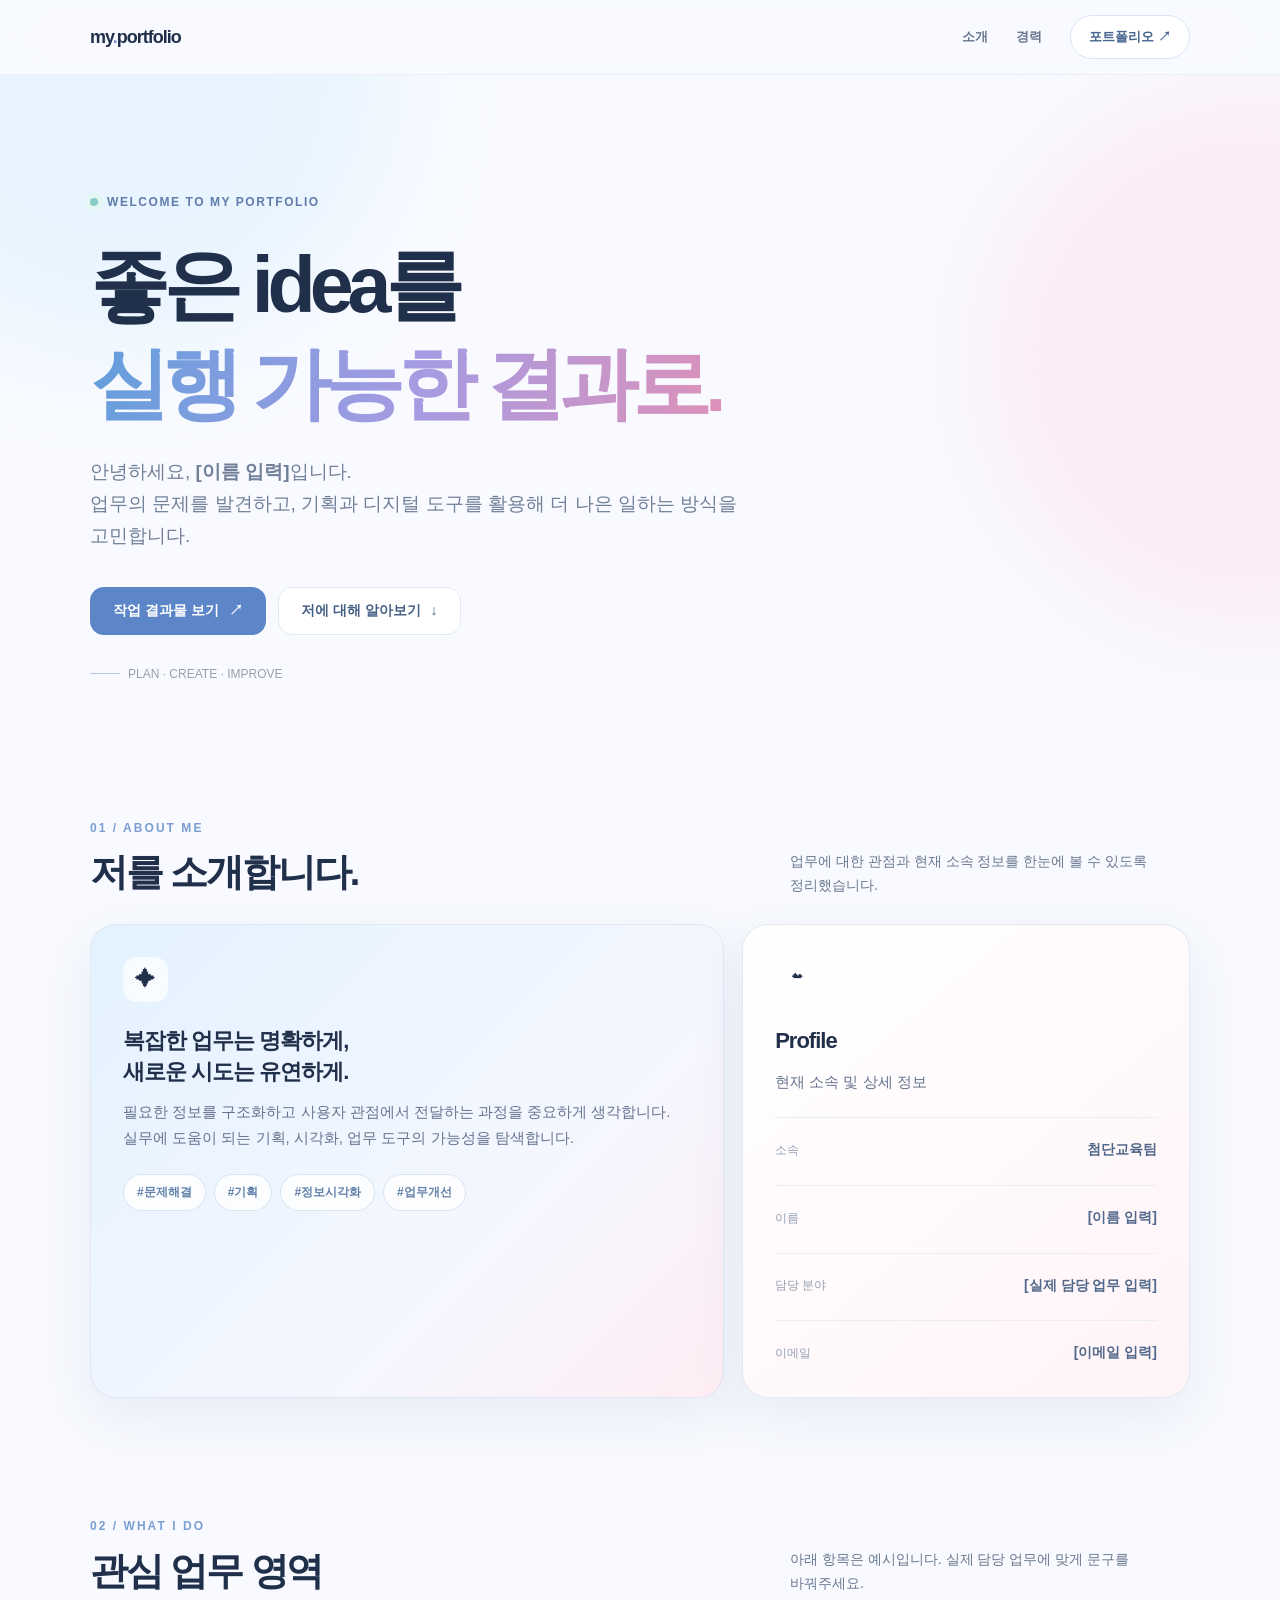
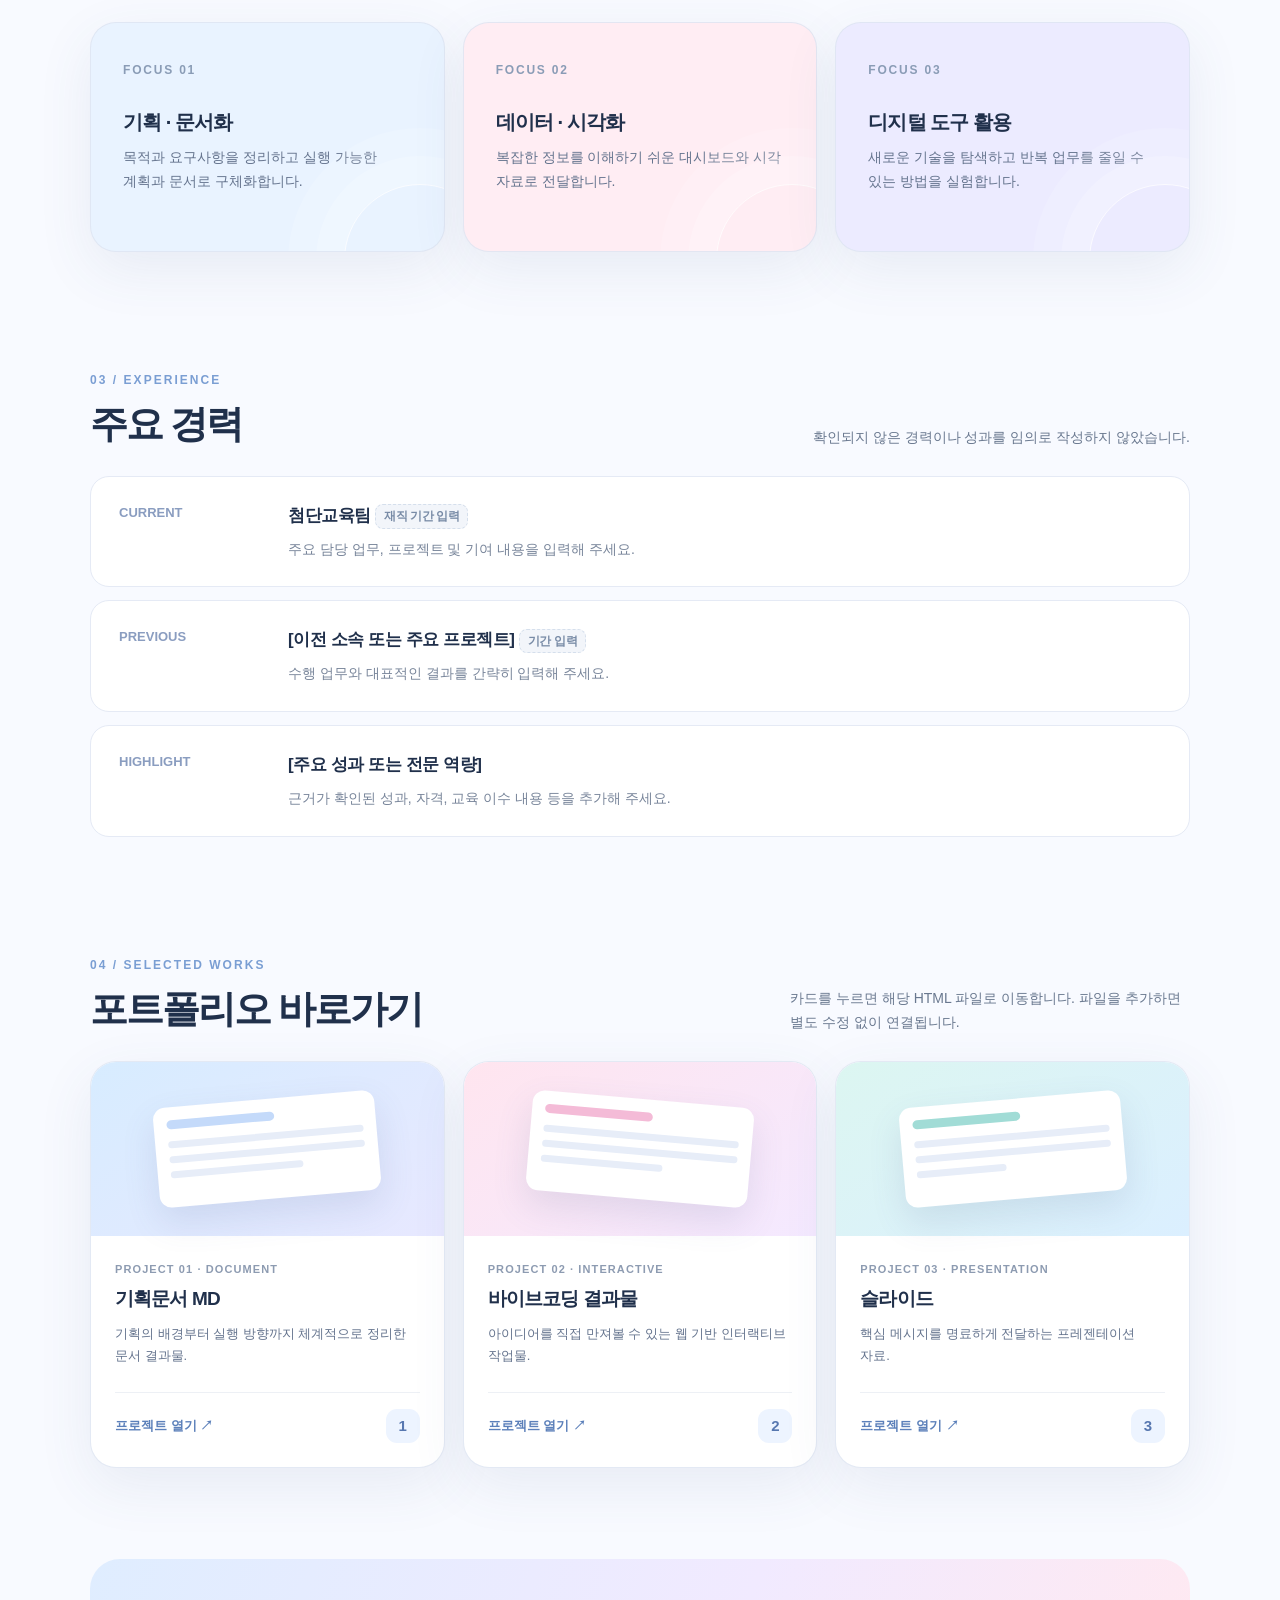
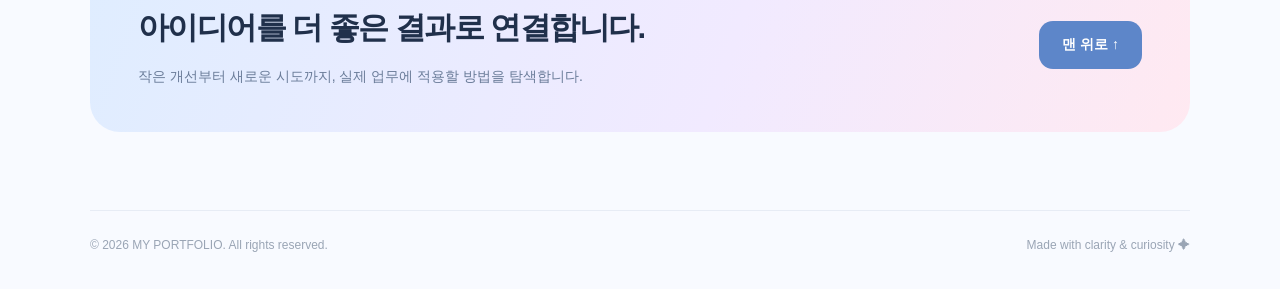
<file: index.html>
<!DOCTYPE html>
<html lang="ko">
<head>
  <meta charset="UTF-8" />
  <meta name="viewport" content="width=device-width, initial-scale=1.0" />
  <meta name="theme-color" content="#f6f8ff" />
  <meta name="description" content="기획과 디지털 도구를 연결하는 업무 포트폴리오" />
  <title>Portfolio | Work, Ideas & Impact</title>
  <style>
    :root{--ink:#20304b;--muted:#69788f;--blue:#dbeeff;--pink:#ffe3ed;--lav:#ebe7ff;--mint:#dcf8ef;--bg:#f8faff;--line:#e5eaf5;--shadow:0 18px 56px rgba(69,91,136,.09);--radius:26px}
    *{box-sizing:border-box}html{scroll-behavior:smooth}body{margin:0;background:var(--bg);color:var(--ink);font-family:Pretendard,'Noto Sans KR',-apple-system,BlinkMacSystemFont,'Segoe UI',sans-serif;line-height:1.7;word-break:keep-all}a{text-decoration:none;color:inherit}button{font:inherit}::selection{background:#ffd9e9;color:#253b59}
    .glow{position:absolute;inset:0;z-index:-1;overflow:hidden;pointer-events:none}.glow:before,.glow:after{content:"";position:absolute;width:550px;height:550px;border-radius:50%;filter:blur(48px);opacity:.55}.glow:before{background:#dcf0ff;top:-280px;left:-160px}.glow:after{background:#ffe1ee;top:10px;right:-250px}
    .wrap{width:min(1100px,calc(100% - 48px));margin:0 auto}.header{position:sticky;top:0;z-index:20;background:rgba(248,250,255,.77);border-bottom:1px solid rgba(229,234,245,.7);backdrop-filter:blur(18px);-webkit-backdrop-filter:blur(18px)}.nav{height:74px;display:flex;align-items:center;justify-content:space-between;gap:20px}.brand{font-size:18px;font-weight:850;letter-spacing:-.055em}.brand span{color:#8b8bdc}.navlinks{display:flex;align-items:center;gap:28px}.navlinks a{font-size:13px;font-weight:700;color:#66758e;transition:color .2s}.navlinks a:hover,.navlinks a:focus-visible{color:#527ccc}.nav-cta{padding:10px 18px!important;border:1px solid #d9e4f6;border-radius:999px;background:white;color:#45648e!important}
    .hero{position:relative;padding:112px 0 92px}.eyebrow{display:inline-flex;align-items:center;gap:9px;font-size:12px;font-weight:850;letter-spacing:.13em;color:#607caa}.dot{height:8px;width:8px;border-radius:50%;background:#8acbc6;box-shadow:0 0 0 5px #e4f7f3}.hero h1{font-size:clamp(42px,6.6vw,79px);letter-spacing:-.077em;line-height:1.25;margin:22px 0 22px;font-weight:850}.hero h1 .gradient{background:linear-gradient(105deg,#699edd 5%,#a69be2 52%,#de91b9);background-clip:text;-webkit-background-clip:text;color:transparent}.hero p{color:#718098;font-size:clamp(15px,2vw,19px);max-width:670px;margin:0}.hero-actions{margin-top:34px;display:flex;flex-wrap:wrap;gap:12px}.btn{display:inline-flex;align-items:center;justify-content:center;gap:10px;min-height:48px;padding:0 22px;border-radius:14px;font-weight:800;font-size:14px;transition:transform .18s,box-shadow .18s,background .18s;border:1px solid transparent;cursor:pointer}.btn:hover{transform:translateY(-3px);box-shadow:0 10px 25px rgba(54,84,141,.13)}.btn:active,.project-link:active{transform:scale(.97)}.btn-primary{background:#5d86c9;color:#fff}.btn-light{background:white;border-color:#e3e9f3;color:#476184}.hero-note{display:inline-flex;align-items:center;gap:8px;margin-top:29px;color:#96a0b0;font-size:12px}.hero-note .line{width:30px;height:1px;background:#b4c4dc}
    .section{padding:42px 0 76px}.section-head{display:flex;justify-content:space-between;gap:20px;align-items:end;margin-bottom:26px}.kicker{font-size:12px;letter-spacing:.17em;color:#7a9ed3;font-weight:850}.section h2{font-size:clamp(27px,4vw,38px);line-height:1.3;letter-spacing:-.055em;margin:10px 0 0}.section-intro{font-size:14px;color:var(--muted);max-width:400px;margin:0}.grid{display:grid;grid-template-columns:repeat(12,1fr);gap:18px}.card{border:1px solid rgba(223,230,242,.85);background:#fff;border-radius:var(--radius);padding:32px;box-shadow:var(--shadow)}.about-main{grid-column:span 7;background:linear-gradient(135deg,#e3f2ff,#f5f7ff 64%,#ffedf4)}.about-side{grid-column:span 5;background:linear-gradient(140deg,#fff,#fff4f8)}.iconbox{width:45px;height:45px;border-radius:14px;display:grid;place-items:center;background:rgba(255,255,255,.75);font-size:21px}.card h3{font-size:22px;letter-spacing:-.045em;line-height:1.4;margin:24px 0 12px}.card p{font-size:15px;color:#65748e;margin:0}.taglist{display:flex;flex-wrap:wrap;gap:8px;margin-top:24px}.tag{font-size:12px;font-weight:750;border-radius:100px;background:rgba(255,255,255,.8);padding:7px 13px;color:#6483aa;border:1px solid rgba(204,220,240,.7)}.info-pair{margin-top:23px;padding-top:20px;border-top:1px solid #ebedf4;display:flex;align-items:center;justify-content:space-between;gap:12px}.info-pair small{font-size:12px;color:#93a0b2}.info-pair strong{font-size:14px;color:#52688b;text-align:right}
    .work-card{grid-column:span 4;min-height:230px;position:relative;overflow:hidden}.work-card:nth-child(1){background:#e9f3ff}.work-card:nth-child(2){background:#ffedf3}.work-card:nth-child(3){background:#ecebff}.work-card .num{font-size:12px;letter-spacing:.15em;color:#8a9cb6;font-weight:850}.work-card h3{font-size:20px;margin:26px 0 10px}.work-card p{font-size:14px}.work-card:after{content:"";position:absolute;width:150px;height:150px;border:1px solid rgba(255,255,255,.8);border-radius:50%;right:-52px;bottom:-85px;box-shadow:0 0 0 28px rgba(255,255,255,.17),0 0 0 56px rgba(255,255,255,.12)}
    .timeline{display:grid;gap:13px}.timeline-item{display:grid;grid-template-columns:145px 1fr;gap:24px;align-items:start;padding:25px 28px;border:1px solid var(--line);border-radius:19px;background:white}.time{font-size:13px;font-weight:850;color:#8a9dc0}.timeline-item h3{font-size:17px;letter-spacing:-.025em;margin:0 0 7px}.timeline-item p{margin:0;color:#78859a;font-size:14px}.placeholder{display:inline-block;background:#f2f5fa;border:1px dashed #d5dfec;border-radius:8px;padding:1px 8px;color:#788ba6;font-size:12px;vertical-align:middle}
    .project{grid-column:span 4;padding:0;overflow:hidden;display:flex;flex-direction:column;transition:transform .2s,box-shadow .2s}.project:hover{transform:translateY(-7px);box-shadow:0 22px 54px rgba(68,85,125,.15)}.project-art{height:174px;display:flex;justify-content:center;align-items:center;position:relative}.project:nth-child(1) .project-art{background:linear-gradient(145deg,#d7ecff,#e7e8ff)}.project:nth-child(2) .project-art{background:linear-gradient(145deg,#ffe5ef,#f4e9ff)}.project:nth-child(3) .project-art{background:linear-gradient(145deg,#dcf6f1,#dbefff)}.mock{width:63%;height:100px;border-radius:12px;background:#fff;box-shadow:0 15px 35px rgba(84,100,151,.14);padding:13px;transform:rotate(-5deg)}.mock>div{height:9px;width:55%;background:#c4dafa;border-radius:5px;margin-bottom:12px}.mock span{display:block;height:7px;border-radius:4px;background:#e7edf8;margin:8px 0}.project:nth-child(2) .mock{transform:rotate(5deg)}.project:nth-child(2) .mock>div{background:#f4bbd7}.project:nth-child(3) .mock>div{background:#a1dcd6}.project-body{padding:24px;flex:1;display:flex;flex-direction:column}.project-label{font-size:11px;letter-spacing:.1em;color:#8d9bb1;font-weight:900}.project h3{font-size:19px;margin:8px 0 10px}.project p{font-size:13px;flex:1}.project-link{display:flex;justify-content:space-between;align-items:center;margin-top:25px;padding-top:16px;border-top:1px solid #edf0f5;font-size:13px;font-weight:800;color:#5c80ba}.number{width:34px;height:34px;display:grid;place-items:center;border-radius:11px;color:#5777b0;background:#edf4ff;font-size:15px}
    .closing{margin:15px 0 78px;padding:43px 48px;background:linear-gradient(110deg,#dfedff 0%,#f1eaff 58%,#ffe9f1 100%);border-radius:30px;display:flex;align-items:center;justify-content:space-between;gap:22px}.closing h2{font-size:clamp(23px,3vw,31px);letter-spacing:-.05em;margin:0 0 10px}.closing p{margin:0;font-size:14px;color:#6a7c99}.footer{padding:24px 0 34px;border-top:1px solid #e7ecf5;display:flex;justify-content:space-between;gap:15px;flex-wrap:wrap;font-size:12px;color:#9aa5b5}.reveal{opacity:0;transform:translateY(16px);transition:opacity .55s ease,transform .55s ease}.reveal.show{opacity:1;transform:translateY(0)}:focus-visible{outline:3px solid #9abefa;outline-offset:4px}
    @media(max-width:760px){.wrap{width:min(100% - 32px,1100px)}.nav{height:65px}.navlinks{gap:14px}.navlinks a{font-size:12px}.navlinks a:nth-child(2){display:none}.nav-cta{padding:8px 12px!important}.hero{padding:84px 0 60px}.hero h1{font-size:clamp(40px,10.5vw,66px)}.section{padding:32px 0 56px}.section-head{display:block}.section-intro{margin-top:13px}.about-main,.about-side{grid-column:span 12}.work-card,.project{grid-column:span 12}.work-card{min-height:190px}.card{padding:25px}.project{padding:0}.timeline-item{grid-template-columns:1fr;gap:8px;padding:22px}.closing{padding:30px 26px;display:block}.closing .btn{margin-top:22px}.footer{font-size:11px}}
    @media(prefers-reduced-motion:reduce){html{scroll-behavior:auto}*,*:before,*:after{transition:none!important;animation:none!important}.reveal{opacity:1;transform:none}}
  </style>
</head>
<body>
  <!-- 수정 안내: [이름 입력], [기간 입력] 등 표시된 부분은 본인 정보로 교체하세요. -->
  <header class="header"><div class="wrap nav"><a href="#top" class="brand" aria-label="맨 위로 이동">my<span>.</span>portfolio</a><nav class="navlinks" aria-label="주 메뉴"><a href="#about">소개</a><a href="#experience">경력</a><a href="#projects" class="nav-cta">포트폴리오 ↗</a></nav></div></header>
  <main id="top">
    <section class="hero"><div class="glow" aria-hidden="true"></div><div class="wrap"><div class="eyebrow"><span class="dot"></span> WELCOME TO MY PORTFOLIO</div><h1>좋은 idea를<br><span class="gradient">실행 가능한 결과로.</span></h1><p>안녕하세요, <strong>[이름 입력]</strong>입니다.<br>업무의 문제를 발견하고, 기획과 디지털 도구를 활용해 더 나은 일하는 방식을 고민합니다.</p><div class="hero-actions"><a class="btn btn-primary" href="#projects">작업 결과물 보기 <span aria-hidden="true">↗</span></a><a class="btn btn-light" href="#about">저에 대해 알아보기 <span aria-hidden="true">↓</span></a></div><div class="hero-note"><span class="line"></span> PLAN · CREATE · IMPROVE</div></div></section>
    <section class="section" id="about"><div class="wrap"><div class="section-head reveal"><div><div class="kicker">01 / ABOUT ME</div><h2>저를 소개합니다.</h2></div><p class="section-intro">업무에 대한 관점과 현재 소속 정보를 한눈에 볼 수 있도록 정리했습니다.</p></div><div class="grid"><article class="card about-main reveal"><div class="iconbox" aria-hidden="true">✦</div><h3>복잡한 업무는 명확하게,<br>새로운 시도는 유연하게.</h3><p>필요한 정보를 구조화하고 사용자 관점에서 전달하는 과정을 중요하게 생각합니다. 실무에 도움이 되는 기획, 시각화, 업무 도구의 가능성을 탐색합니다.</p><div class="taglist"><span class="tag">#문제해결</span><span class="tag">#기획</span><span class="tag">#정보시각화</span><span class="tag">#업무개선</span></div></article><article class="card about-side reveal"><div class="iconbox" aria-hidden="true">☁</div><h3>Profile</h3><p>현재 소속 및 상세 정보</p><div class="info-pair"><small>소속</small><strong>첨단교육팀</strong></div><div class="info-pair"><small>이름</small><strong>[이름 입력]</strong></div><div class="info-pair"><small>담당 분야</small><strong>[실제 담당 업무 입력]</strong></div><div class="info-pair"><small>이메일</small><strong>[이메일 입력]</strong></div></article></div></div></section>
    <section class="section" id="work"><div class="wrap"><div class="section-head reveal"><div><div class="kicker">02 / WHAT I DO</div><h2>관심 업무 영역</h2></div><p class="section-intro">아래 항목은 예시입니다. 실제 담당 업무에 맞게 문구를 바꿔주세요.</p></div><div class="grid"><article class="card work-card reveal"><span class="num">FOCUS 01</span><h3>기획 · 문서화</h3><p>목적과 요구사항을 정리하고 실행 가능한 계획과 문서로 구체화합니다.</p></article><article class="card work-card reveal"><span class="num">FOCUS 02</span><h3>데이터 · 시각화</h3><p>복잡한 정보를 이해하기 쉬운 대시보드와 시각 자료로 전달합니다.</p></article><article class="card work-card reveal"><span class="num">FOCUS 03</span><h3>디지털 도구 활용</h3><p>새로운 기술을 탐색하고 반복 업무를 줄일 수 있는 방법을 실험합니다.</p></article></div></div></section>
    <section class="section" id="experience"><div class="wrap"><div class="section-head reveal"><div><div class="kicker">03 / EXPERIENCE</div><h2>주요 경력</h2></div><p class="section-intro">확인되지 않은 경력이나 성과를 임의로 작성하지 않았습니다.</p></div><div class="timeline"><article class="timeline-item reveal"><div class="time">CURRENT</div><div><h3>첨단교육팀 <span class="placeholder">재직 기간 입력</span></h3><p>주요 담당 업무, 프로젝트 및 기여 내용을 입력해 주세요.</p></div></article><article class="timeline-item reveal"><div class="time">PREVIOUS</div><div><h3>[이전 소속 또는 주요 프로젝트] <span class="placeholder">기간 입력</span></h3><p>수행 업무와 대표적인 결과를 간략히 입력해 주세요.</p></div></article><article class="timeline-item reveal"><div class="time">HIGHLIGHT</div><div><h3>[주요 성과 또는 전문 역량]</h3><p>근거가 확인된 성과, 자격, 교육 이수 내용 등을 추가해 주세요.</p></div></article></div></div></section>
    <section class="section" id="projects"><div class="wrap"><div class="section-head reveal"><div><div class="kicker">04 / SELECTED WORKS</div><h2>포트폴리오 바로가기</h2></div><p class="section-intro">카드를 누르면 해당 HTML 파일로 이동합니다. 파일을 추가하면 별도 수정 없이 연결됩니다.</p></div><div class="grid"><a class="card project reveal" href="1.html" aria-label="1번 기획문서 MD 페이지 열기"><div class="project-art"><div class="mock" aria-hidden="true"><div></div><span></span><span></span><span style="width:68%"></span></div></div><div class="project-body"><span class="project-label">PROJECT 01 · DOCUMENT</span><h3>기획문서 MD</h3><p>기획의 배경부터 실행 방향까지 체계적으로 정리한 문서 결과물.</p><div class="project-link"><span>프로젝트 열기 ↗</span><span class="number">1</span></div></div></a><a class="card project reveal" href="2.html" aria-label="2번 바이브코딩 결과물 페이지 열기"><div class="project-art"><div class="mock" aria-hidden="true"><div></div><span></span><span></span><span style="width:62%"></span></div></div><div class="project-body"><span class="project-label">PROJECT 02 · INTERACTIVE</span><h3>바이브코딩 결과물</h3><p>아이디어를 직접 만져볼 수 있는 웹 기반 인터랙티브 작업물.</p><div class="project-link"><span>프로젝트 열기 ↗</span><span class="number">2</span></div></div></a><a class="card project reveal" href="3.html" aria-label="3번 슬라이드 페이지 열기"><div class="project-art"><div class="mock" aria-hidden="true"><div></div><span></span><span></span><span style="width:46%"></span></div></div><div class="project-body"><span class="project-label">PROJECT 03 · PRESENTATION</span><h3>슬라이드</h3><p>핵심 메시지를 명료하게 전달하는 프레젠테이션 자료.</p><div class="project-link"><span>프로젝트 열기 ↗</span><span class="number">3</span></div></div></a></div></div></section>
    <div class="wrap"><section class="closing reveal"><div><h2>아이디어를 더 좋은 결과로 연결합니다.</h2><p>작은 개선부터 새로운 시도까지, 실제 업무에 적용할 방법을 탐색합니다.</p></div><a class="btn btn-primary" href="#top">맨 위로 ↑</a></section></div>
  </main>
  <footer class="wrap footer"><span>© <span id="year">2026</span> MY PORTFOLIO. All rights reserved.</span><span>Made with clarity & curiosity ✦</span></footer>
  <script>
    document.getElementById('year').textContent = new Date().getFullYear();
    const items = document.querySelectorAll('.reveal');
    if ('IntersectionObserver' in window) {
      const observer = new IntersectionObserver(entries => entries.forEach(entry => { if(entry.isIntersecting){ entry.target.classList.add('show'); observer.unobserve(entry.target); } }), {threshold:.09});
      items.forEach(el => observer.observe(el));
    } else items.forEach(el => el.classList.add('show'));
  </script>
</body>
</html>
</file>
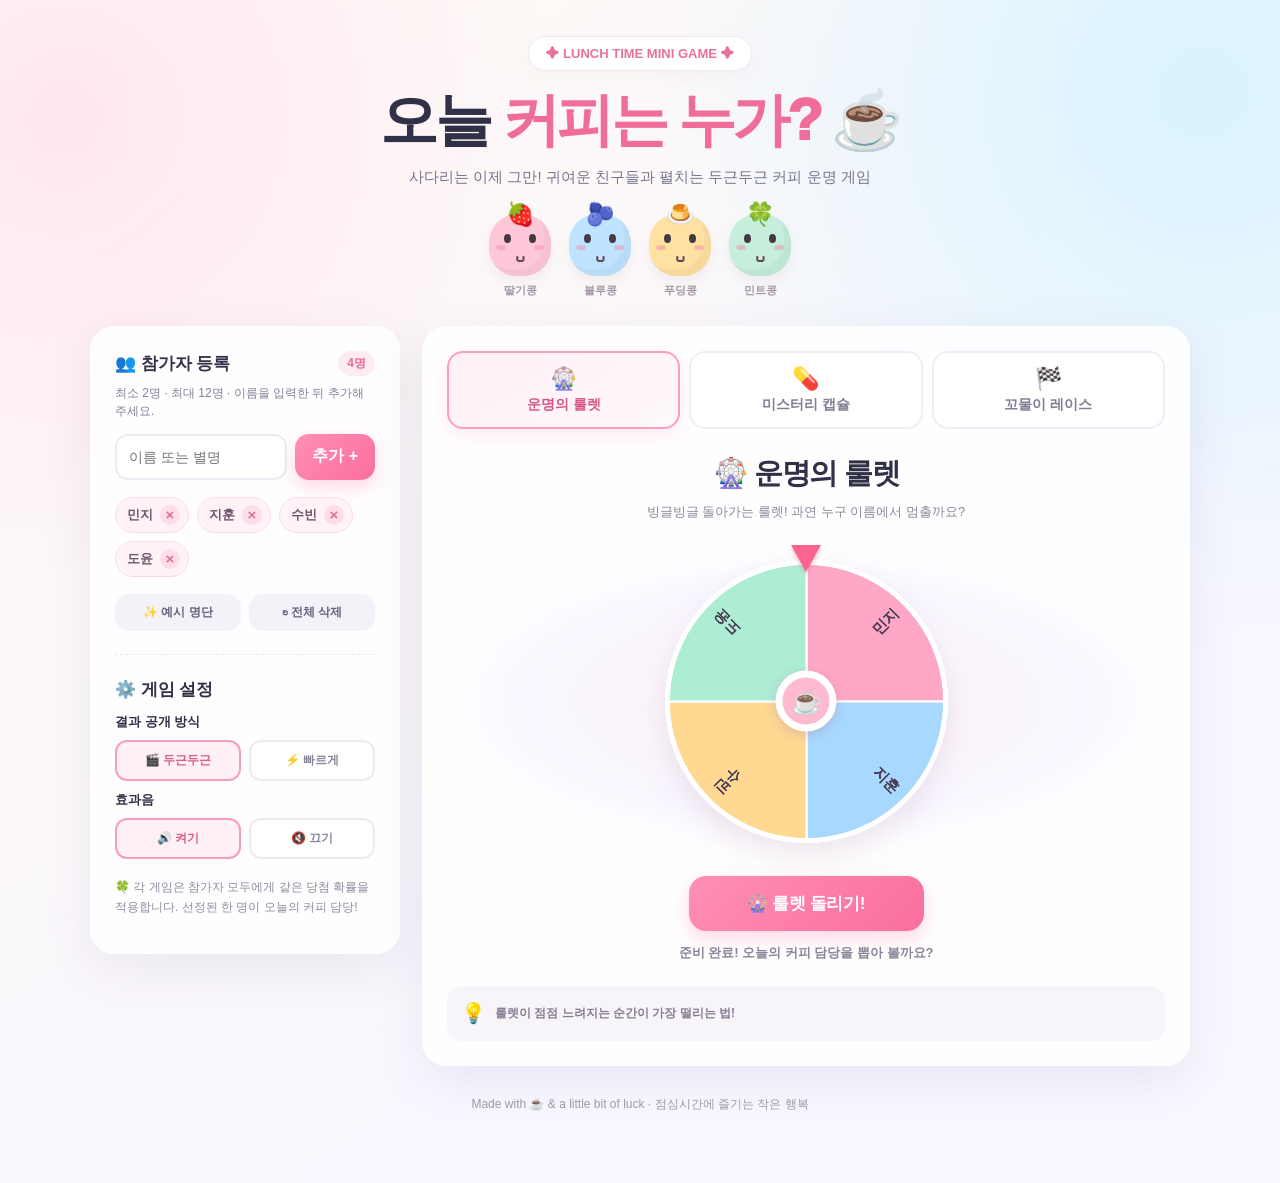
<file: 2.html>
<!DOCTYPE html>
<html lang="ko">
<head>
<meta charset="UTF-8"><meta name="viewport" content="width=device-width,initial-scale=1,viewport-fit=cover">
<title>오늘 커피는 누가? ☕</title>
<style>
:root{--ink:#303047;--muted:#818099;--pink:#ff7ba6;--pink2:#ffe3ed;--blue:#8bcdff;--mint:#a9e9d5;--yellow:#ffe6a2;--paper:#fff;--shadow:0 15px 50px #5950741a;--radius:24px}
*{box-sizing:border-box}html{scroll-behavior:smooth}body{margin:0;min-height:100vh;font-family:ui-rounded,"Pretendard Variable",Pretendard,"Apple SD Gothic Neo","Malgun Gothic",sans-serif;color:var(--ink);background:radial-gradient(circle at 5% 10%,#ffe6f0 0,transparent 30%),radial-gradient(circle at 94% 8%,#d9f3ff 0,transparent 34%),linear-gradient(145deg,#fffaf5,#f9f7ff 70%);overflow-x:hidden}button,input,textarea{font:inherit}button{cursor:pointer;touch-action:manipulation}button:focus-visible,input:focus-visible,textarea:focus-visible{outline:3px solid #ff9ac0;outline-offset:3px}.wrap{max-width:1140px;margin:auto;padding:36px 20px 70px}header{text-align:center;margin:0 0 28px}.eyebrow{display:inline-flex;align-items:center;gap:8px;background:#fff;border:1px solid #f3e6f6;border-radius:999px;padding:9px 17px;font-size:13px;font-weight:850;color:#e8729c;box-shadow:0 6px 18px #d7bac522}h1{font-size:clamp(32px,5.1vw,58px);letter-spacing:-.06em;line-height:1.13;margin:16px 0 12px;font-weight:950}h1 em{font-style:normal;color:#f06d9a}.subtitle{color:#77758c;font-size:15px;line-height:1.6;margin:0}.grid{display:grid;grid-template-columns:310px minmax(0,1fr);gap:22px;align-items:start}.panel{background:#ffffffd9;border:1px solid #fff;border-radius:var(--radius);box-shadow:var(--shadow);padding:24px;backdrop-filter:blur(10px)}.section-title{display:flex;align-items:center;justify-content:space-between;gap:10px;margin:0 0 12px;font-weight:900;font-size:17px}.count{background:#ffebf3;color:#e86b98;border-radius:999px;padding:4px 9px;font-size:12px}.help{font-size:12px;color:var(--muted);line-height:1.5;margin:-4px 0 14px}.name-entry{display:flex;gap:8px}.name-entry input{width:100%;min-width:0;border:2px solid #eeeaf3;background:#fff;border-radius:13px;padding:13px 12px;color:var(--ink);font-size:14px}.btn{border:0;border-radius:14px;padding:12px 17px;font-weight:900;transition:transform .13s,filter .15s,background .15s;white-space:nowrap}.btn:hover{filter:brightness(.98)}.btn:active{transform:scale(.94)}.btn-primary{background:linear-gradient(135deg,#ff8fb4,#fa6f9d);color:white;box-shadow:0 7px 18px #fa77a64a}.btn-soft{background:#f4f1f8;color:#67627c}.name-list{display:flex;flex-wrap:wrap;gap:8px;margin:17px 0;min-height:35px}.tag{display:inline-flex;align-items:center;gap:7px;background:#fff3f7;border:1px solid #fcdbe8;color:#71556a;padding:7px 8px 7px 11px;border-radius:999px;font-size:13px;font-weight:800}.tag button{border:0;background:#ffdde9;color:#dc7099;border-radius:50%;font-size:15px;width:20px;height:20px;line-height:18px;padding:0}.small-row{display:flex;gap:8px}.small-row .btn{flex:1;font-size:12px;padding:10px}.rule{border:0;border-top:1px dashed #eee7f1;margin:23px 0}.setting{margin-top:10px}.setting label{font-size:13px;font-weight:850;display:block;margin-bottom:9px}.toggle{display:flex;gap:8px}.toggle button{flex:1;border:2px solid #eeeaf3;padding:10px 8px;background:#fff;border-radius:12px;color:#8b859b;font-size:12px;font-weight:850}.toggle button.active{border-color:#f59fbc;background:#fff0f6;color:#d85d8c}.footnote{margin-top:18px;font-size:12px;color:#908aa0;line-height:1.7}.play-panel{min-height:650px;overflow:hidden}.mode-tabs{display:grid;grid-template-columns:repeat(3,minmax(0,1fr));gap:9px}.mode-tab{border:2px solid #f1edf5;background:#fff;padding:13px 8px;border-radius:16px;font-size:14px;font-weight:900;color:#827c94;transition:all .15s}.mode-tab span{display:block;font-size:22px;margin-bottom:4px}.mode-tab.active{border-color:#ff9dc0;background:linear-gradient(145deg,#fff0f6,#fff9fb);color:#d95486;box-shadow:0 6px 17px #ff9ac032}.mode-tab:active{transform:scale(.97)}.mode-head{text-align:center;margin:25px 0 5px}.mode-head h2{font-size:clamp(21px,3vw,29px);letter-spacing:-.045em;margin:0 0 8px}.mode-head p{font-size:13px;color:#8b8799;margin:0;line-height:1.5}.stage{height:350px;position:relative;display:flex;justify-content:center;align-items:center;overflow:hidden}.stage:before{content:"";position:absolute;inset:27px 3px;background:radial-gradient(ellipse,#fef1f8 0%,#f9f7ff 56%,transparent 73%);border-radius:36px;z-index:0}.stage>*{position:relative}.action-wrap{text-align:center;margin:0 auto}.main-action{min-width:235px;padding:16px 28px;font-size:17px;letter-spacing:-.02em;border-radius:17px}.status{margin:13px 0 0;color:#8c859a;font-size:13px;font-weight:750;min-height:22px}.wheel-shell{width:min(295px,78vw);height:min(295px,78vw);position:relative;display:grid;place-items:center}.wheel-shell canvas{width:100%;height:100%;filter:drop-shadow(0 13px 15px #ac8aa532)}.pointer{position:absolute;top:-9px;left:50%;transform:translateX(-50%);width:0;height:0;border-left:15px solid transparent;border-right:15px solid transparent;border-top:27px solid #ff648e;z-index:3;filter:drop-shadow(0 3px 2px #b9607655)}.wheel-center{position:absolute;left:50%;top:50%;transform:translate(-50%,-50%);width:61px;height:61px;border:7px solid white;border-radius:50%;background:#ffbad0;display:grid;place-items:center;font-size:25px;box-shadow:0 3px 12px #b785a766}.capsule-scene{width:100%;max-width:600px;display:flex;flex-direction:column;align-items:center;gap:14px}.capsules{display:flex;flex-wrap:wrap;justify-content:center;gap:14px;max-width:550px}.capsule{height:96px;width:68px;border:0;border-radius:39px;background:linear-gradient(180deg,var(--cap) 0 49%,#fff 50%);border:4px solid #fff;box-shadow:inset 0 -5px 9px #dcbac431,0 8px 0 #e9d7e3,0 14px 24px #af9db333;position:relative;transition:transform .2s,filter .2s;animation:bob 2.8s ease-in-out infinite;animation-delay:var(--delay)}.capsule:after{content:"";position:absolute;top:46%;left:0;width:100%;height:3px;background:#ffffffaa}.capsule:before{content:"?";position:absolute;z-index:1;left:50%;top:11px;transform:translateX(-50%);font-size:25px;font-weight:950;color:#fff;text-shadow:0 2px 2px #00000018}.capsule:hover:not(:disabled){transform:translateY(-12px) rotate(-6deg);filter:brightness(1.03)}.capsule:active:not(:disabled){transform:scale(.88)}.capsule:disabled{opacity:.62;cursor:default}.capsule.selected{animation:shake .18s linear infinite;opacity:1}.capsule.faded{opacity:.22;transform:scale(.82)}.capsule-note{font-size:13px;color:#9b89a4;text-align:center}.race{width:100%;max-width:580px;padding:5px 8px}.race-row{height:57px;display:flex;align-items:center;gap:8px;position:relative}.runner-name{width:77px;text-overflow:ellipsis;white-space:nowrap;overflow:hidden;font-weight:850;font-size:12px;text-align:right}.track{height:40px;position:relative;flex:1;min-width:0;background:repeating-linear-gradient(90deg,#f7f4fb 0 24px,#f2eef8 24px 25px);border-radius:13px;border:1px solid #f0e9f5}.track:after{content:"";position:absolute;right:11px;top:0;height:100%;border-right:4px dashed #ffc3d8}.runner{position:absolute;top:-4px;left:var(--pos,0%);font-size:30px;line-height:42px;transform:translateX(0);transition:left .23s linear;filter:drop-shadow(0 3px 3px #59425833);z-index:2}.finish{position:absolute;right:0;top:5px;font-size:17px}.ribbon{display:inline-block;background:#fff5e4;padding:7px 13px;border-radius:999px;color:#ca9461;font-weight:850;font-size:12px}.result{margin:18px auto 0;background:linear-gradient(135deg,#fff1f6,#eef8ff);border:2px solid #ffb9d1;border-radius:18px;padding:16px 18px;max-width:530px;text-align:center;box-shadow:0 7px 24px #ff94b028;animation:reveal .5s cubic-bezier(.2,1.5,.5,1)}.result-label{font-size:12px;font-weight:900;color:#e16b95;letter-spacing:.04em}.result-name{font-weight:950;font-size:clamp(25px,4vw,39px);margin:6px 0;color:#d85884;overflow-wrap:anywhere}.result-sub{font-size:13px;color:#8d7b91}.confetti{pointer-events:none;position:fixed;inset:0;overflow:hidden;z-index:25}.confetti-piece{position:absolute;top:-30px;width:10px;height:16px;border-radius:2px;animation:fall var(--dur) linear forwards;left:var(--left);background:var(--color);transform:rotate(var(--rot))}.toast{position:fixed;bottom:23px;left:50%;transform:translate(-50%,20px);background:#373047;color:white;padding:12px 20px;font-size:13px;font-weight:750;border-radius:999px;box-shadow:0 8px 23px #0003;opacity:0;transition:.2s;pointer-events:none;z-index:99;white-space:nowrap;max-width:94vw;text-overflow:ellipsis;overflow:hidden}.toast.show{opacity:1;transform:translate(-50%,0)}.character-row{display:flex;justify-content:center;gap:18px;margin:25px auto 0}.mascot{width:62px;height:62px;border-radius:46% 46% 44% 44%;background:var(--c);display:grid;place-items:center;position:relative;box-shadow:inset -7px -7px 0 #00000009,0 7px 14px #d3bfc533;animation:bob 3s ease-in-out infinite;animation-delay:var(--delay)}.mascot:before{content:"";position:absolute;top:20px;left:15px;width:7px;height:9px;border-radius:50%;background:#453845;box-shadow:25px 0 #453845}.mascot:after{content:"ᴗ";position:absolute;top:30px;font-size:20px;color:#654753;font-weight:900}.mascot .cheek{position:absolute;top:31px;left:7px;width:10px;height:5px;background:#f58aaa80;border-radius:50%;box-shadow:38px 0 #f58aaa80}.mascot .decor{position:absolute;top:-13px;font-size:23px}.mascot-label{text-align:center;font-size:11px;color:#a395a4;font-weight:800;margin-top:7px}.mascot-wrap{text-align:center}.hint-card{display:flex;align-items:center;gap:9px;padding:12px 14px;border-radius:14px;background:#f8f5fa;color:#857d93;font-size:12px;font-weight:700;line-height:1.55;margin-top:20px}.hint-card span:first-child{font-size:20px}footer{text-align:center;color:#a19ba9;font-size:12px;margin-top:30px}@keyframes bob{0%,100%{translate:0 0}50%{translate:0 -8px}}@keyframes shake{0%,100%{transform:rotate(-9deg)}50%{transform:rotate(9deg)}}@keyframes reveal{from{opacity:0;transform:translateY(18px) scale(.84)}to{opacity:1;transform:none}}@keyframes fall{to{top:110vh;transform:translateX(110px) rotate(760deg)}}@media(max-width:800px){.wrap{padding:25px 14px 48px}.grid{grid-template-columns:1fr}.play-panel{min-height:0}.panel{padding:19px}.stage{height:330px}.setting{margin-top:12px}.mascot{width:55px;height:55px}.mascot:before{left:13px;box-shadow:22px 0 #453845}.mascot:after{top:27px}.mascot .cheek{left:6px;box-shadow:34px 0 #f58aaa80}}@media(max-width:390px){.mode-tab{font-size:12px;padding:11px 4px}.mode-tab span{font-size:20px}.capsules{gap:9px}.capsule{width:55px;height:80px}.stage{height:305px}.runner-name{width:55px;font-size:11px}.runner{font-size:25px}.race-row{height:53px}.character-row{gap:10px}}@media(prefers-reduced-motion:reduce){.mascot,.capsule{animation:none}.runner{transition:none}}
</style>
</head>
<body>
<div class="wrap"><header><div class="eyebrow">✦ LUNCH TIME MINI GAME ✦</div><h1>오늘 <em>커피는 누가?</em> ☕</h1><p class="subtitle">사다리는 이제 그만! 귀여운 친구들과 펼치는 두근두근 커피 운명 게임</p><div class="character-row" aria-hidden="true"><div class="mascot-wrap"><div class="mascot" style="--c:#ffc8d9;--delay:0s"><span class="decor">🍓</span><i class="cheek"></i></div><div class="mascot-label">딸기콩</div></div><div class="mascot-wrap"><div class="mascot" style="--c:#bfe4ff;--delay:-.7s"><span class="decor">🫐</span><i class="cheek"></i></div><div class="mascot-label">블루콩</div></div><div class="mascot-wrap"><div class="mascot" style="--c:#ffe1a2;--delay:-1.4s"><span class="decor">🍮</span><i class="cheek"></i></div><div class="mascot-label">푸딩콩</div></div><div class="mascot-wrap"><div class="mascot" style="--c:#c5eedc;--delay:-2s"><span class="decor">🍀</span><i class="cheek"></i></div><div class="mascot-label">민트콩</div></div></div></header>
<main class="grid"><aside class="panel"><div class="section-title">👥 참가자 등록 <span id="count" class="count">0명</span></div><p class="help">최소 2명 · 최대 12명 · 이름을 입력한 뒤 추가해 주세요.</p><form id="entry" class="name-entry"><input id="nameInput" placeholder="이름 또는 별명" maxlength="14" autocomplete="off" aria-label="참가자 이름"><button class="btn btn-primary" type="submit">추가 +</button></form><div id="nameList" class="name-list" aria-live="polite"></div><div class="small-row"><button id="demo" class="btn btn-soft" type="button">✨ 예시 명단</button><button id="clear" class="btn btn-soft" type="button">↻ 전체 삭제</button></div><hr class="rule"><div class="section-title">⚙️ 게임 설정</div><div class="setting"><label>결과 공개 방식</label><div class="toggle" id="speedToggle"><button type="button" data-speed="normal" class="active">🎬 두근두근</button><button type="button" data-speed="fast">⚡ 빠르게</button></div></div><div class="setting"><label>효과음</label><div class="toggle" id="soundToggle"><button type="button" data-sound="on" class="active">🔊 켜기</button><button type="button" data-sound="off">🔇 끄기</button></div></div><p class="footnote">🍀 각 게임은 참가자 모두에게 같은 당첨 확률을 적용합니다. 선정된 한 명이 오늘의 커피 담당!</p></aside>
<section class="panel play-panel"><div class="mode-tabs" role="tablist" aria-label="게임 종류"><button class="mode-tab active" data-mode="wheel" role="tab" aria-selected="true"><span>🎡</span>운명의 룰렛</button><button class="mode-tab" data-mode="capsule" role="tab" aria-selected="false"><span>💊</span>미스터리 캡슐</button><button class="mode-tab" data-mode="race" role="tab" aria-selected="false"><span>🏁</span>꼬물이 레이스</button></div><div class="mode-head"><h2 id="modeTitle">🎡 운명의 룰렛</h2><p id="modeDesc">빙글빙글 돌아가는 룰렛! 과연 누구 이름에서 멈출까요?</p></div><div id="stage" class="stage" aria-live="off"></div><div class="action-wrap"><button id="start" class="btn btn-primary main-action" type="button">🎡 룰렛 돌리기!</button><p id="status" class="status" aria-live="polite">참가자 2명 이상이면 시작할 수 있어요!</p></div><div id="resultArea" aria-live="polite"></div><div class="hint-card"><span>💡</span><span id="tip">참가자를 등록한 뒤 버튼을 눌러 보세요. 결과는 매번 새롭게 뽑혀요!</span></div></section></main><footer>Made with ☕ & a little bit of luck · 점심시간에 즐기는 작은 행복</footer></div><div class="confetti" id="confetti" aria-hidden="true"></div><div class="toast" id="toast" role="status"></div>
<script>
(()=>{'use strict';
const $=s=>document.querySelector(s),$$=s=>Array.from(document.querySelectorAll(s));
const palettes=['#ffa7c6','#a7d8ff','#ffd891','#adedd4','#d7bbff','#ffb9a0','#b5e8e9','#f7b8ed','#c6e4a4','#f6c5a1','#aed0fd','#ffcbd2'];
const emojis=['🐰','🐻','🐱','🐼','🐸','🐹','🦊','🐶','🐣','🐨','🐙','🐧'];
let names=['민지','지훈','수빈','도윤'];let mode='wheel',speed='normal',sound=true,busy=false,token=0,angle=0,ctxAudio=null;
const config={wheel:{title:'🎡 운명의 룰렛',desc:'빙글빙글 돌아가는 룰렛! 과연 누구 이름에서 멈출까요?',button:'🎡 룰렛 돌리기!',tip:'룰렛이 점점 느려지는 순간이 가장 떨리는 법!'},capsule:{title:'💊 미스터리 캡슐',desc:'캡슐 하나를 골라보세요. 커피 요정이 숨어 있을지도?',button:'🎁 캡슐 섞기',tip:'캡슐을 섞은 뒤 마음에 드는 하나를 직접 눌러 보세요.'},race:{title:'🏁 꼬물이 레이스',desc:'꼬물이들이 달려갑니다! 가장 먼저 도착한 친구는?',button:'🏁 레이스 시작!',tip:'마지막 순간까지 순위가 바뀌는 심장 쫄깃한 레이스!'}};
const choose=n=>{const a=new Uint32Array(1);if(window.crypto&&crypto.getRandomValues){const range=0x100000000,limit=range-(range%n);do{crypto.getRandomValues(a)}while(a[0]>=limit);return a[0]%n}return Math.floor(Math.random()*n)};
function beep(freq=440,d=.08,type='sine',vol=.04){if(!sound)return;try{ctxAudio??=new(window.AudioContext||window.webkitAudioContext)();if(ctxAudio.state==='suspended')ctxAudio.resume();const o=ctxAudio.createOscillator(),g=ctxAudio.createGain();o.type=type;o.frequency.setValueAtTime(freq,ctxAudio.currentTime);g.gain.setValueAtTime(vol,ctxAudio.currentTime);g.gain.exponentialRampToValueAtTime(.001,ctxAudio.currentTime+d);o.connect(g);g.connect(ctxAudio.destination);o.start();o.stop(ctxAudio.currentTime+d)}catch(e){}}
function fanfare(){[523,659,784,1047].forEach((n,i)=>setTimeout(()=>beep(n,.19,'triangle',.07),i*115))}
function toast(msg){const t=$('#toast');t.textContent=msg;t.classList.add('show');clearTimeout(toast.timer);toast.timer=setTimeout(()=>t.classList.remove('show'),2200)}
function syncNames(){const list=$('#nameList');list.replaceChildren();names.forEach((name,i)=>{const span=document.createElement('span');span.className='tag';const label=document.createElement('span');label.textContent=name;const b=document.createElement('button');b.type='button';b.setAttribute('aria-label',name+' 삭제');b.textContent='×';b.addEventListener('click',()=>{if(busy)return toast('게임이 끝난 뒤 수정해 주세요!');names.splice(i,1);syncNames();render()});span.append(label,b);list.append(span)});$('#count').textContent=names.length+'명';$('#status').textContent=names.length<2?'참가자 2명 이상이면 시작할 수 있어요!':'준비 완료! 오늘의 커피 담당을 뽑아 볼까요?';$('#start').disabled=names.length<2;$('#start').style.opacity=names.length<2?'.55':'1'}
$('#entry').addEventListener('submit',e=>{e.preventDefault();if(busy)return toast('게임 중에는 추가할 수 없어요!');let value=$('#nameInput').value.trim();if(!value)return toast('이름을 입력해 주세요!');if(names.length>=12)return toast('최대 12명까지 참여할 수 있어요!');if(names.includes(value))return toast('이미 등록된 이름이에요!');names.push(value);$('#nameInput').value='';syncNames();render();beep(660)});
$('#demo').onclick=()=>{if(busy)return;names=['민지','지훈','수빈','도윤','하린','재윤'];syncNames();render();toast('예시 참가자 6명을 불러왔어요!')};$('#clear').onclick=()=>{if(busy)return;names=[];syncNames();render();toast('명단을 비웠어요!')};
$$('.toggle button').forEach(b=>b.addEventListener('click',()=>{if(busy)return;const group=b.parentElement;group.querySelectorAll('button').forEach(x=>x.classList.remove('active'));b.classList.add('active');if(b.dataset.speed)speed=b.dataset.speed;if(b.dataset.sound)sound=b.dataset.sound==='on';beep(520)}));
$$('.mode-tab').forEach(b=>b.addEventListener('click',()=>{if(busy)return toast('게임이 끝나면 모드를 변경할 수 있어요!');mode=b.dataset.mode;$$('.mode-tab').forEach(t=>{t.classList.toggle('active',t===b);t.setAttribute('aria-selected',String(t===b))});render();beep(600,.08)}));
function resetResult(){$('#resultArea').replaceChildren();$('#start').style.display='inline-block'}
function render(){token++;resetResult();$('#modeTitle').textContent=config[mode].title;$('#modeDesc').textContent=config[mode].desc;$('#start').textContent=config[mode].button;$('#tip').textContent=config[mode].tip;$('#start').disabled=names.length<2;$('#start').style.opacity=names.length<2?'.55':'1';const stage=$('#stage');stage.replaceChildren();if(mode==='wheel')drawWheel(stage);else if(mode==='capsule')drawCapsules(stage,false);else drawRace(stage)}
function drawWheel(stage){const shell=document.createElement('div');shell.className='wheel-shell';const canvas=document.createElement('canvas');canvas.width=700;canvas.height=700;canvas.id='wheelCanvas';const ptr=document.createElement('div');ptr.className='pointer';const center=document.createElement('div');center.className='wheel-center';center.textContent='☕';shell.append(canvas,ptr,center);stage.append(shell);paintWheel(angle)}
function paintWheel(rot){const canvas=$('#wheelCanvas');if(!canvas)return;const c=canvas.getContext('2d'),n=Math.max(names.length,2),slice=2*Math.PI/n,r=330;c.clearRect(0,0,700,700);c.save();c.translate(350,350);c.rotate(rot);for(let i=0;i<n;i++){const start=-Math.PI/2+i*slice,end=start+slice;c.beginPath();c.moveTo(0,0);c.arc(0,0,r,start,end);c.closePath();c.fillStyle=palettes[i%palettes.length];c.fill();c.lineWidth=5;c.strokeStyle='#fff';c.stroke();c.save();c.rotate(start+slice/2);c.textAlign='right';c.textBaseline='middle';c.fillStyle='#4a3d56';c.font=`bold ${n>=9?23:n>=6?29:36}px sans-serif`;const text=names[i]||'?';c.fillText(text,302,0,200);c.restore()}c.beginPath();c.arc(0,0,r,0,Math.PI*2);c.lineWidth=12;c.strokeStyle='#fff';c.stroke();c.restore()}
function showResult(index){busy=false;$('#start').disabled=false;$('#start').style.opacity='1';$('#start').textContent='🔄 다시 도전!';$('#status').textContent='🎊 오늘의 운명이 결정되었습니다!';const box=document.createElement('div');box.className='result';const l=document.createElement('div');l.className='result-label';l.textContent='☕ TODAY’S COFFEE HERO ☕';const name=document.createElement('div');name.className='result-name';name.textContent='🎉 '+names[index]+' 🎉';const sub=document.createElement('div');sub.className='result-sub';sub.textContent='오늘 커피는 부탁해요! 다음엔 행운이 함께하길 💗';box.append(l,name,sub);$('#resultArea').replaceChildren(box);fanfare();confetti()}
function confetti(){const el=$('#confetti');el.replaceChildren();for(let i=0;i<65;i++){const p=document.createElement('i');p.className='confetti-piece';p.style.setProperty('--left',Math.random()*100+'%');p.style.setProperty('--dur',(2+Math.random()*2.3)+'s');p.style.setProperty('--color',palettes[i%palettes.length]);p.style.setProperty('--rot',Math.random()*360+'deg');p.style.animationDelay=Math.random()*.65+'s';el.append(p)}setTimeout(()=>el.replaceChildren(),4900)}
function lock(){if(busy||names.length<2){if(names.length<2)toast('참가자가 최소 2명 필요해요!');return false}busy=true;resetResult();$('#start').disabled=true;$('#start').style.opacity='.6';return true}
function spinWheel(){if(!lock())return;const winner=choose(names.length),n=names.length,slice=2*Math.PI/n,start=angle,duration=speed==='fast'?2500:5900;const normalized=((start%(2*Math.PI))+2*Math.PI)%(2*Math.PI);const target=((2*Math.PI-(winner+.5)*slice)%(2*Math.PI));const delta=((target-normalized+2*Math.PI)%(2*Math.PI));const end=start+2*Math.PI*(speed==='fast'?5:9)+delta;const st=performance.now();let last=-1;$('#status').textContent='💓 돌고 있어요... 누가 걸릴까요?';function frame(t){const p=Math.min(1,(t-st)/duration),ease=1-Math.pow(1-p,4);angle=start+(end-start)*ease;paintWheel(angle);const tick=Math.floor((angle-start)/slice);if(tick!==last){if(tick%2===0)beep(420+(tick%5)*40,.035,'triangle',.018);last=tick}if(p<1)requestAnimationFrame(frame);else{angle=end;showResult(winner)}}requestAnimationFrame(frame)}
function drawCapsules(stage,ready){const scene=document.createElement('div');scene.className='capsule-scene';const label=document.createElement('div');label.className='ribbon';label.textContent=ready?'🔮 마음에 드는 캡슐을 하나 선택!':'🎀 섞으면 운명이 숨겨져요';const wrap=document.createElement('div');wrap.className='capsules';for(let i=0;i<Math.max(2,names.length);i++){const b=document.createElement('button');b.className='capsule';b.type='button';b.style.setProperty('--cap',palettes[i%palettes.length]);b.style.setProperty('--delay',-(i*.23)+'s');b.setAttribute('aria-label',(i+1)+'번 캡슐');b.disabled=!ready;b.onclick=()=>pickCapsule(i,b);wrap.append(b)}const note=document.createElement('div');note.className='capsule-note';note.textContent=ready?'✨ 선택한 캡슐 안에 결과가 들어 있어요':'시작 버튼을 누르면 캡슐이 섞여요';scene.append(label,wrap,note);stage.append(scene)}
let capsuleWinners=[];function shuffleCapsules(){if(!lock())return;capsuleWinners=names.map((_,i)=>i);for(let i=capsuleWinners.length-1;i>0;i--){const j=choose(i+1);[capsuleWinners[i],capsuleWinners[j]]=[capsuleWinners[j],capsuleWinners[i]]}$('#status').textContent='🌀 캡슐을 마구마구 섞는 중...';const stage=$('#stage');stage.querySelectorAll('.capsule').forEach((b,i)=>{b.classList.add('selected');b.style.animationDelay=(i*.07)+'s'});const delay=speed==='fast'?850:1900;setTimeout(()=>{stage.replaceChildren();drawCapsules(stage,true);$('#start').style.display='none';$('#status').textContent='💗 이제 캡슐 하나를 눌러 주세요!';},delay)}
function pickCapsule(i,el){if(!busy||!capsuleWinners.length)return;const buttons=$$('.capsule');buttons.forEach(b=>{b.disabled=true;if(b!==el)b.classList.add('faded')});el.classList.add('selected');$('#status').textContent='🥁 두구두구... 캡슐을 여는 중!';let ticks=0;const loop=setInterval(()=>{beep(400+ticks*45,.09,'triangle',.04);ticks++;if(ticks>=7)clearInterval(loop)},speed==='fast'?100:230);setTimeout(()=>{el.classList.remove('selected');el.style.transform='scale(1.18)';el.textContent='☕';el.style.fontSize='33px';showResult(capsuleWinners[i]);capsuleWinners=[]},speed==='fast'?850:2000)}
function drawRace(stage){const r=document.createElement('div');r.className='race';const items=names.length?names:['참가자 1','참가자 2'];items.forEach((name,i)=>{const row=document.createElement('div');row.className='race-row';const label=document.createElement('div');label.className='runner-name';label.textContent=name;const track=document.createElement('div');track.className='track';const runner=document.createElement('div');runner.className='runner';runner.textContent=emojis[i%emojis.length];runner.style.setProperty('--pos','0%');const finish=document.createElement('div');finish.className='finish';finish.textContent='🏁';track.append(runner,finish);row.append(label,track);r.append(row)});stage.append(r);stage.style.height=(Math.max(2,items.length)*57+25)+'px';stage.style.minHeight='245px';stage.style.maxHeight='720px'}
function startRace(){if(!lock())return;const winner=choose(names.length),runners=$$('.runner'),positions=names.map(()=>0),duration=speed==='fast'?2600:6100,start=performance.now();$('#status').textContent='🏃 출발! 마지막까지 눈을 떼지 마세요!';let lastSec=-1;function tick(t){const p=Math.min(1,(t-start)/duration),sec=Math.floor(p*20);if(sec!==lastSec){beep(350+sec*21,.055,'sine',.025);lastSec=sec}positions.forEach((_,i)=>{let base;if(p<.8){base=p*.85+(Math.sin((p*13+i*3.1))*0.09)+(Math.sin((p*29+i*4.5))*.025)}else{const q=(p-.8)/.2,pre=.68+Math.sin(10.4+i*3.1)*.05;base=pre+(i===winner?.32:.18+((i*7)%6)*.013)*q}positions[i]=Math.max(0,Math.min(i===winner?96:91,base*100));runners[i].style.left=positions[i]+'%'});if(p<1)requestAnimationFrame(tick);else{runners.forEach((r,i)=>{r.style.left=(i===winner?96:Math.min(87,74+((i*11)%13)))+'%'});showResult(winner)}}requestAnimationFrame(tick)}
$('#start').addEventListener('click',()=>{beep(740,.11);if(mode==='wheel')spinWheel();else if(mode==='capsule')shuffleCapsules();else startRace()});syncNames();render();
})();
</script>
</body></html>
</file>
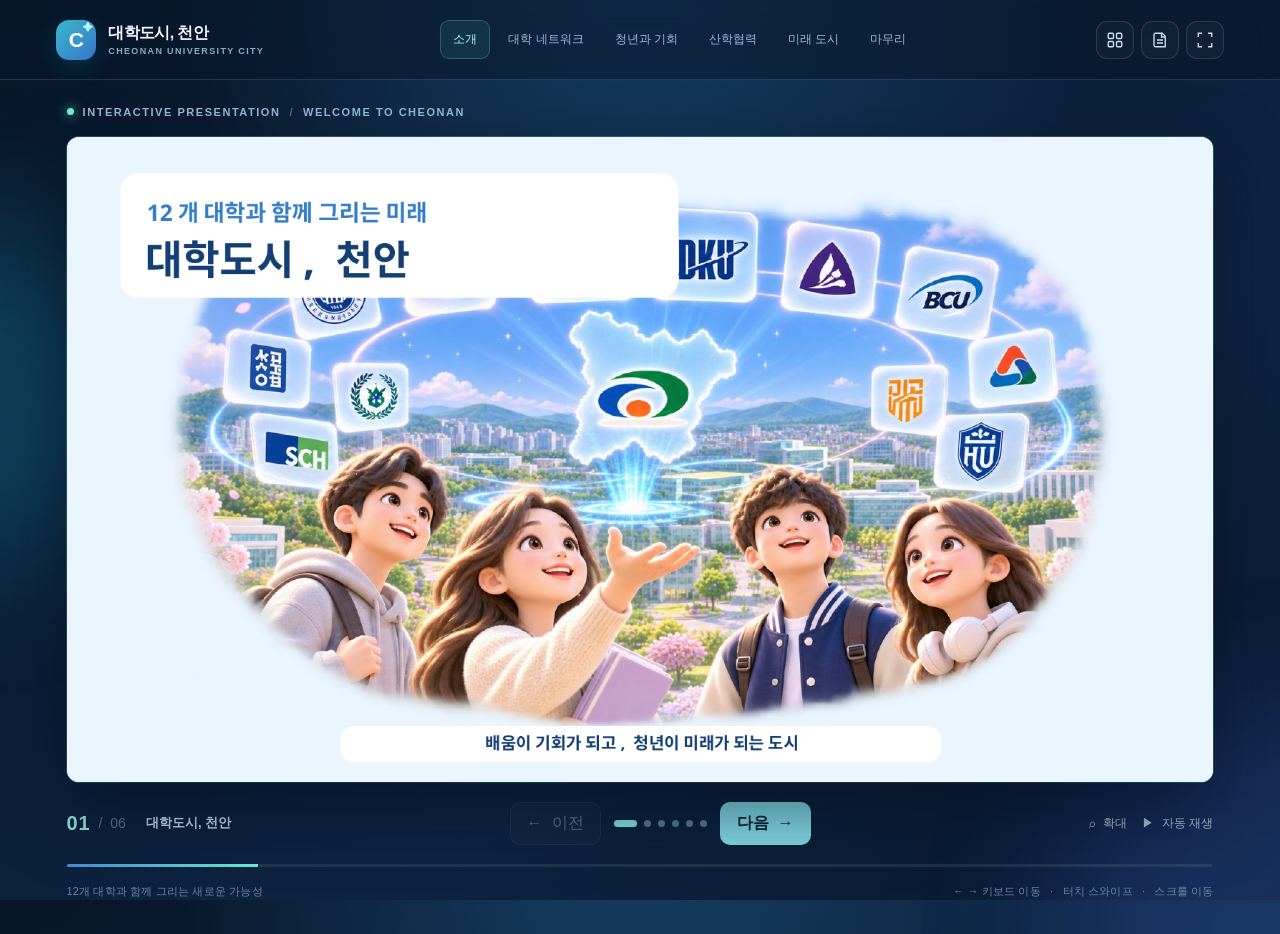
<file: 3.html>
<!doctype html>
<html lang="ko">
<head>
  <meta charset="UTF-8" />
  <meta name="viewport" content="width=device-width, initial-scale=1, viewport-fit=cover" />
  <meta name="theme-color" content="#091b33" />
  <meta name="description" content="12개 대학과 함께 그리는 미래, 대학도시 천안 — 인터랙티브 프레젠테이션" />
  <title>대학도시 천안 | 인터랙티브 프레젠테이션</title>
  <link rel="stylesheet" href="styles.css" />
</head>
<body>
  <div class="ambient ambient-a" aria-hidden="true"></div><div class="ambient ambient-b" aria-hidden="true"></div>
  <div class="app" id="app">
    <header class="topbar">
      <a href="#slide-1" class="brand" id="brand" aria-label="첫 번째 슬라이드로"><span class="brand-mark" aria-hidden="true">C<span>✦</span></span><span class="brand-copy"><b>대학도시, 천안</b><small>CHEONAN UNIVERSITY CITY</small></span></a>
      <nav class="top-nav" aria-label="슬라이드 목차" id="topNav"></nav>
      <div class="top-actions">
        <button type="button" class="icon-button" id="overviewButton" aria-label="전체 슬라이드 보기" title="전체 슬라이드"><svg viewBox="0 0 24 24" fill="none" stroke="currentColor" stroke-width="1.8"><rect x="3" y="3" width="7" height="7" rx="1.5"/><rect x="14" y="3" width="7" height="7" rx="1.5"/><rect x="3" y="14" width="7" height="7" rx="1.5"/><rect x="14" y="14" width="7" height="7" rx="1.5"/></svg></button>
        <button type="button" class="icon-button" id="notesButton" aria-label="발표 참고사항 보기" title="발표 참고사항"><svg viewBox="0 0 24 24" fill="none" stroke="currentColor" stroke-width="1.8"><path d="M6 3h9l4 4v14H6a2 2 0 0 1-2-2V5a2 2 0 0 1 2-2Z"/><path d="M14 3v5h5M8 12h8M8 16h8"/></svg></button>
        <button type="button" class="icon-button" id="fullscreenButton" aria-label="전체 화면으로 보기" title="전체 화면"><svg viewBox="0 0 24 24" fill="none" stroke="currentColor" stroke-width="1.8"><path d="M8 3H3v5M16 3h5v5M3 16v5h5M21 16v5h-5"/></svg></button>
      </div>
    </header>
    <main class="main">
      <div class="presentation-head"><div class="eyebrow"><span class="live-dot"></span> INTERACTIVE PRESENTATION <span class="head-sep">/</span> <span id="chapterEyebrow">WELCOME TO CHEONAN</span></div><div class="head-right"><span class="interaction-hint">카드를 클릭해 자세히 보기 <span aria-hidden="true">↗</span></span></div></div>
      <section class="stage" aria-label="프레젠테이션 화면">
        <div class="slide-frame" id="slideFrame" tabindex="0" aria-label="슬라이드. 좌우 화살표 키로 이동합니다.">
          <div class="slide-layer" id="slideLayer"></div>
          <div class="slide-hotspots" id="hotspotLayer"></div>
          <div class="slide-loading" id="slideLoading" aria-hidden="true"></div>
        </div>
      </section>
      <div class="control-strip"><div class="meta"><span class="meta-number" id="slideIndex">01</span><span class="meta-divider">/</span><span class="meta-total">06</span><span class="meta-title" id="slideTitle">대학도시, 천안</span></div><div class="navigation"><button type="button" class="nav-button" id="prevButton" aria-label="이전 슬라이드"><span aria-hidden="true">←</span><span class="nav-text">이전</span></button><div class="mini-dots" id="miniDots" aria-label="슬라이드 페이지"></div><button type="button" class="nav-button next" id="nextButton" aria-label="다음 슬라이드"><span class="nav-text">다음</span><span aria-hidden="true">→</span></button></div><div class="utility"><button id="zoomButton" class="text-button" type="button" title="슬라이드 확대"><span aria-hidden="true">⌕</span> 확대</button><button id="autoButton" class="text-button" type="button" aria-pressed="false"><span aria-hidden="true">▶</span> 자동 재생</button></div></div>
      <div class="progress-track" role="progressbar" aria-label="프레젠테이션 진행률" aria-valuemin="1" aria-valuemax="6" aria-valuenow="1" id="progressTrack"><div class="progress-bar" id="progressBar"></div></div>
      <footer class="footer"><span>12개 대학과 함께 그리는 새로운 가능성</span><span>← → 키보드 이동 <span class="footer-dot">·</span> 터치 스와이프 <span class="footer-dot">·</span> 스크롤 이동</span></footer>
    </main>
  </div>
  <div class="overlay" id="detailOverlay" hidden><div class="overlay-backdrop" data-close="detail"></div><section class="detail-panel" role="dialog" aria-modal="true" aria-labelledby="detailHeading"><button type="button" class="close-button" data-close="detail" aria-label="닫기">×</button><div class="detail-kicker" id="detailKicker">EXPLORE</div><h2 id="detailHeading"></h2><p id="detailBody"></p><div class="detail-foot">대학도시 천안 <span>✦</span> 연결의 가능성</div></section></div>
  <div class="overlay" id="overviewOverlay" hidden><div class="overlay-backdrop" data-close="overview"></div><section class="overview-panel" role="dialog" aria-modal="true" aria-labelledby="overviewHeading"><div class="modal-head"><div><div class="detail-kicker">ALL CHAPTERS</div><h2 id="overviewHeading">슬라이드 전체 보기</h2></div><button type="button" class="close-button" data-close="overview" aria-label="닫기">×</button></div><div class="overview-grid" id="overviewGrid"></div></section></div>
  <div class="overlay" id="notesOverlay" hidden><div class="overlay-backdrop" data-close="notes"></div><section class="notes-panel" role="dialog" aria-modal="true" aria-labelledby="notesHeading"><button type="button" class="close-button" data-close="notes" aria-label="닫기">×</button><div class="detail-kicker">PRESENTER NOTES</div><h2 id="notesHeading">발표 참고사항</h2><p id="notesContent"></p><p class="notes-caution">※ 원본 자료는 콘셉트 중심의 홍보 자료이며, 공식 대학 로고·캠퍼스 소재지 및 관련 명칭은 대외 게시 전에 확인해야 합니다.</p></section></div>
  <script src="script.js" defer></script>
</body>
</html>
</file>
<file: styles.css>
:root{color-scheme:dark;--bg:#09172b;--navy:#102746;--muted:#97aeca;--cyan:#65dbdb;--line:rgba(185,216,255,.15);--text:#f0f7ff}*{box-sizing:border-box}html{height:100%;scroll-behavior:smooth}body{margin:0;min-height:100%;background:radial-gradient(ellipse at 50% -20%,#174267 0%,transparent 53%),linear-gradient(145deg,#081629 0%,#0d2441 64%,#09172d 100%);font-family:Pretendard,'Noto Sans KR',-apple-system,BlinkMacSystemFont,'Segoe UI',sans-serif;color:var(--text);overflow-x:hidden}button,a{-webkit-tap-highlight-color:transparent}button{font:inherit;cursor:pointer}button:focus-visible,a:focus-visible,.slide-frame:focus-visible{outline:2px solid #80ece4;outline-offset:3px}.ambient{position:fixed;z-index:-1;border-radius:50%;filter:blur(70px);opacity:.24;pointer-events:none}.ambient-a{width:350px;height:350px;top:24%;left:-190px;background:#21b4ce}.ambient-b{width:430px;height:430px;bottom:-240px;right:-200px;background:#4779e9}.app{max-width:1820px;margin:0 auto}.topbar{height:80px;padding:0 clamp(22px,4.4vw,72px);border-bottom:1px solid var(--line);display:flex;align-items:center;justify-content:space-between;gap:22px;background:rgba(8,22,43,.55);backdrop-filter:blur(14px)}.brand{display:flex;align-items:center;gap:12px;text-decoration:none;color:inherit;flex:none}.brand-mark{width:40px;height:40px;display:grid;place-items:center;border-radius:13px;color:#fff;background:linear-gradient(135deg,#38b8ca,#3974ca);font-weight:900;font-size:21px;box-shadow:0 7px 24px #13d1e224;position:relative}.brand-mark span{position:absolute;top:2px;right:3px;font-size:10px;color:#affbf0}.brand-copy{display:flex;flex-direction:column;gap:2px}.brand-copy b{font-size:16px;letter-spacing:-.04em}.brand-copy small{font-size:9px;letter-spacing:.15em;color:#83aec8;font-weight:700}.top-nav{display:flex;gap:5px;align-items:center;min-width:0}.top-nav button{padding:10px 12px;color:#9eb7d3;background:transparent;border:1px solid transparent;border-radius:9px;font-size:12px;white-space:nowrap;transition:all .2s}.top-nav button:hover{background:#ffffff10;color:#fff}.top-nav button[aria-current="step"]{color:#a8faf1;background:#5acdd01b;border-color:#5fe0d044}.top-actions{display:flex;gap:7px}.icon-button{width:38px;height:38px;border:1px solid var(--line);background:#ffffff07;color:#c7ddf3;border-radius:11px;display:grid;place-items:center;transition:.2s}.icon-button svg{width:18px;height:18px}.icon-button:hover{background:#ffffff20;transform:translateY(-2px);color:#fff}.main{padding:22px clamp(18px,5.2vw,90px) 18px;max-width:1680px;margin:auto}.presentation-head{display:flex;justify-content:space-between;align-items:center;margin:0 0 16px}.eyebrow{display:flex;gap:9px;align-items:center;color:#96b9d7;font-size:11px;letter-spacing:.14em;font-weight:800}.live-dot{width:7px;height:7px;border-radius:100%;background:#70efcf;box-shadow:0 0 12px #70efcf}.head-sep{color:#4b708e}.interaction-hint{font-size:12px;color:#93aecb}.stage{width:100%;position:relative}.slide-frame{position:relative;aspect-ratio:16 / 9;width:100%;overflow:hidden;border-radius:12px;background:#eaf6fd;box-shadow:0 28px 70px #020e2088,0 0 0 1px #d6f7ff3b;isolation:isolate;touch-action:pan-y;outline:none}.slide-layer,.slide-hotspots,.slide-loading{position:absolute;inset:0}.slide-layer img{display:block;width:100%;height:100%;object-fit:fill;user-select:none;-webkit-user-drag:none}.slide-layer.enter-forward{animation:slideInRight .65s cubic-bezier(.2,.8,.2,1) both}.slide-layer.enter-back{animation:slideInLeft .65s cubic-bezier(.2,.8,.2,1) both}@keyframes slideInRight{from{opacity:.2;transform:translateX(2.5%) scale(1.014);filter:blur(5px)}to{opacity:1;transform:none;filter:blur(0)}}@keyframes slideInLeft{from{opacity:.2;transform:translateX(-2.5%) scale(1.014);filter:blur(5px)}to{opacity:1;transform:none;filter:blur(0)}}.slide-hotspots{z-index:3;pointer-events:none}.hotspot{position:absolute;background:transparent;border:1.5px solid transparent;border-radius:10px;pointer-events:auto;transition:background .22s,border-color .22s,box-shadow .22s,transform .22s;cursor:pointer;color:transparent}.hotspot:hover,.hotspot:focus-visible{background:#60dcc016;border-color:#35c9b7;box-shadow:0 0 0 3px #43dcb42d,0 4px 20px #257a9a19;transform:translateY(-2px)}.hotspot:after{content:'↗';position:absolute;right:6px;top:4px;font-size:clamp(9px,1.1vw,16px);background:#0d416fcc;color:#fff;border-radius:5px;padding:1px 5px;opacity:0;transition:opacity .2s}.hotspot:hover:after,.hotspot:focus-visible:after{opacity:1}.control-strip{display:flex;align-items:center;justify-content:space-between;gap:18px;min-height:82px}.meta{display:flex;align-items:center;gap:8px;white-space:nowrap}.meta-number{font-size:20px;font-weight:800;color:#8de4df;letter-spacing:.04em}.meta-divider,.meta-total{font-size:14px;color:#587698}.meta-title{font-size:13px;margin-left:12px;color:#c8dbef;font-weight:650}.navigation{display:flex;gap:13px;align-items:center}.nav-button{border:1px solid #ffffff25;background:#ffffff10;color:#e4f4ff;border-radius:10px;padding:10px 16px;display:flex;gap:9px;align-items:center;justify-content:center;transition:.2s}.nav-button:hover:not(:disabled){background:#ffffff20;transform:translateY(-1px)}.nav-button:disabled{opacity:.3;cursor:default}.nav-button.next{background:#83d9e4;color:#09243b;border-color:transparent;font-weight:800}.nav-button.next:hover:not(:disabled){background:#a3f4e9}.mini-dots{display:flex;align-items:center;gap:7px}.mini-dots button{border:0;width:7px;height:7px;border-radius:100%;padding:0;background:#587895;transition:.2s}.mini-dots button.active{width:23px;background:#86e3e5;border-radius:6px}.mini-dots button:hover{background:#b3ffff}.utility{display:flex;gap:15px}.text-button{border:0;background:transparent;color:#aac0d8;font-size:12px;display:flex;gap:8px;align-items:center;padding:7px 0}.text-button:hover{color:white}.progress-track{height:3px;background:#d9f4ff18;border-radius:5px;overflow:hidden}.progress-bar{width:16.6667%;height:100%;background:linear-gradient(90deg,#478bde,#67f0cf);transition:width .65s ease}.footer{display:flex;justify-content:space-between;gap:15px;padding:17px 0;color:#6888a5;font-size:11px;letter-spacing:.015em}.footer-dot{padding:0 6px}.overlay[hidden]{display:none}.overlay{position:fixed;inset:0;z-index:50;display:flex;justify-content:center;align-items:center;padding:24px;animation:fadeIn .2s ease}.overlay-backdrop{position:absolute;inset:0;background:#051326bb;backdrop-filter:blur(12px)}.detail-panel,.overview-panel,.notes-panel{position:relative;z-index:1;background:linear-gradient(160deg,#173b5d,#0e203b);border:1px solid #a0e5f345;border-radius:22px;box-shadow:0 25px 100px #0009;padding:clamp(24px,4vw,45px);width:min(100%,550px);animation:popIn .35s cubic-bezier(.2,.8,.2,1)}.close-button{position:absolute;right:18px;top:15px;background:#ffffff14;border:1px solid #ffffff2b;border-radius:9px;color:#e0f6ff;width:35px;height:35px;line-height:1;font-size:26px}.close-button:hover{background:#ffffff2a}.detail-kicker{font-size:11px;letter-spacing:.18em;font-weight:800;color:#68dcd9;margin-bottom:15px}.detail-panel h2,.notes-panel h2,.overview-panel h2{font-size:clamp(24px,3vw,33px);margin:0 0 17px;letter-spacing:-.04em;line-height:1.3}.detail-panel p,.notes-panel p{line-height:1.85;font-size:15px;color:#c9daeb;margin:0;white-space:pre-line}.detail-foot{border-top:1px solid #ffffff24;margin-top:28px;padding-top:19px;font-size:12px;color:#80a5c4}.detail-foot span{color:#77f1e2}.overview-panel{width:min(100%,1100px);max-height:min(88vh,900px);overflow:auto}.modal-head{display:flex;align-items:start;justify-content:space-between}.overview-grid{display:grid;grid-template-columns:repeat(3,minmax(0,1fr));gap:18px;margin-top:15px}.overview-card{border:1px solid #ffffff23;border-radius:12px;padding:8px;background:#ffffff0b;color:#e9f5ff;text-align:left;transition:.2s}.overview-card:hover{transform:translateY(-4px);border-color:#81e8dc;background:#ffffff19}.overview-card[aria-current="true"]{border-color:#6fe5d6}.overview-card img{width:100%;display:block;border-radius:7px;aspect-ratio:16/9;object-fit:cover}.overview-card span{display:block;padding:11px 5px 5px;font-size:12px;font-weight:650}.overview-card span b{color:#68ddda;margin-right:10px}.notes-panel{width:min(100%,590px)}.notes-caution{margin-top:25px!important;padding-top:19px;border-top:1px solid #ffffff25;color:#a9c3d6!important;font-size:12px!important}.zoomed .slide-frame{cursor:zoom-out}.zoomed .slide-layer{transform:scale(1.8);transform-origin:center center;overflow:visible}.zoomed .slide-hotspots{display:none}@keyframes fadeIn{from{opacity:0}to{opacity:1}}@keyframes popIn{from{opacity:.5;transform:translateY(20px) scale(.98)}to{opacity:1;transform:none}}@media(max-width:1150px){.topbar{height:auto;min-height:73px;flex-wrap:wrap;padding:13px 25px}.top-nav{order:3;width:100%;overflow-x:auto;padding-bottom:3px;scrollbar-width:none}.top-nav::-webkit-scrollbar{display:none}.top-nav button{padding:7px 12px}.main{padding:18px 20px}.utility{gap:9px}.control-strip{min-height:76px}}@media(max-width:700px){.topbar{gap:12px}.brand-copy small{font-size:8px}.top-actions{margin-left:auto}.main{padding:16px 12px}.presentation-head{margin-bottom:12px}.eyebrow{font-size:9px;letter-spacing:.08em}.interaction-hint{display:none}.slide-frame{border-radius:7px}.control-strip{flex-wrap:wrap;justify-content:center;gap:7px;padding:14px 0}.meta{order:1;width:100%;justify-content:center}.meta-title{font-size:12px}.navigation{order:2;flex:1;justify-content:center}.nav-button{padding:8px 12px}.utility{order:3;width:100%;justify-content:center;gap:22px}.footer{flex-direction:column;align-items:center;gap:6px;text-align:center;padding:12px}.overview-grid{grid-template-columns:repeat(2,minmax(0,1fr));gap:10px}.overlay{padding:12px}.overview-panel{padding:20px}.notes-panel,.detail-panel{padding:28px 23px}.hotspot{border-radius:3px}.hotspot:after{display:none}}@media(max-width:390px){.brand-copy b{font-size:14px}.brand-mark{width:35px;height:35px}.icon-button{width:33px;height:33px}.overview-grid{grid-template-columns:1fr}}@media(prefers-reduced-motion:reduce){*,*:before,*:after{animation-duration:.01ms!important;transition-duration:.01ms!important;scroll-behavior:auto!important}}
</file>
